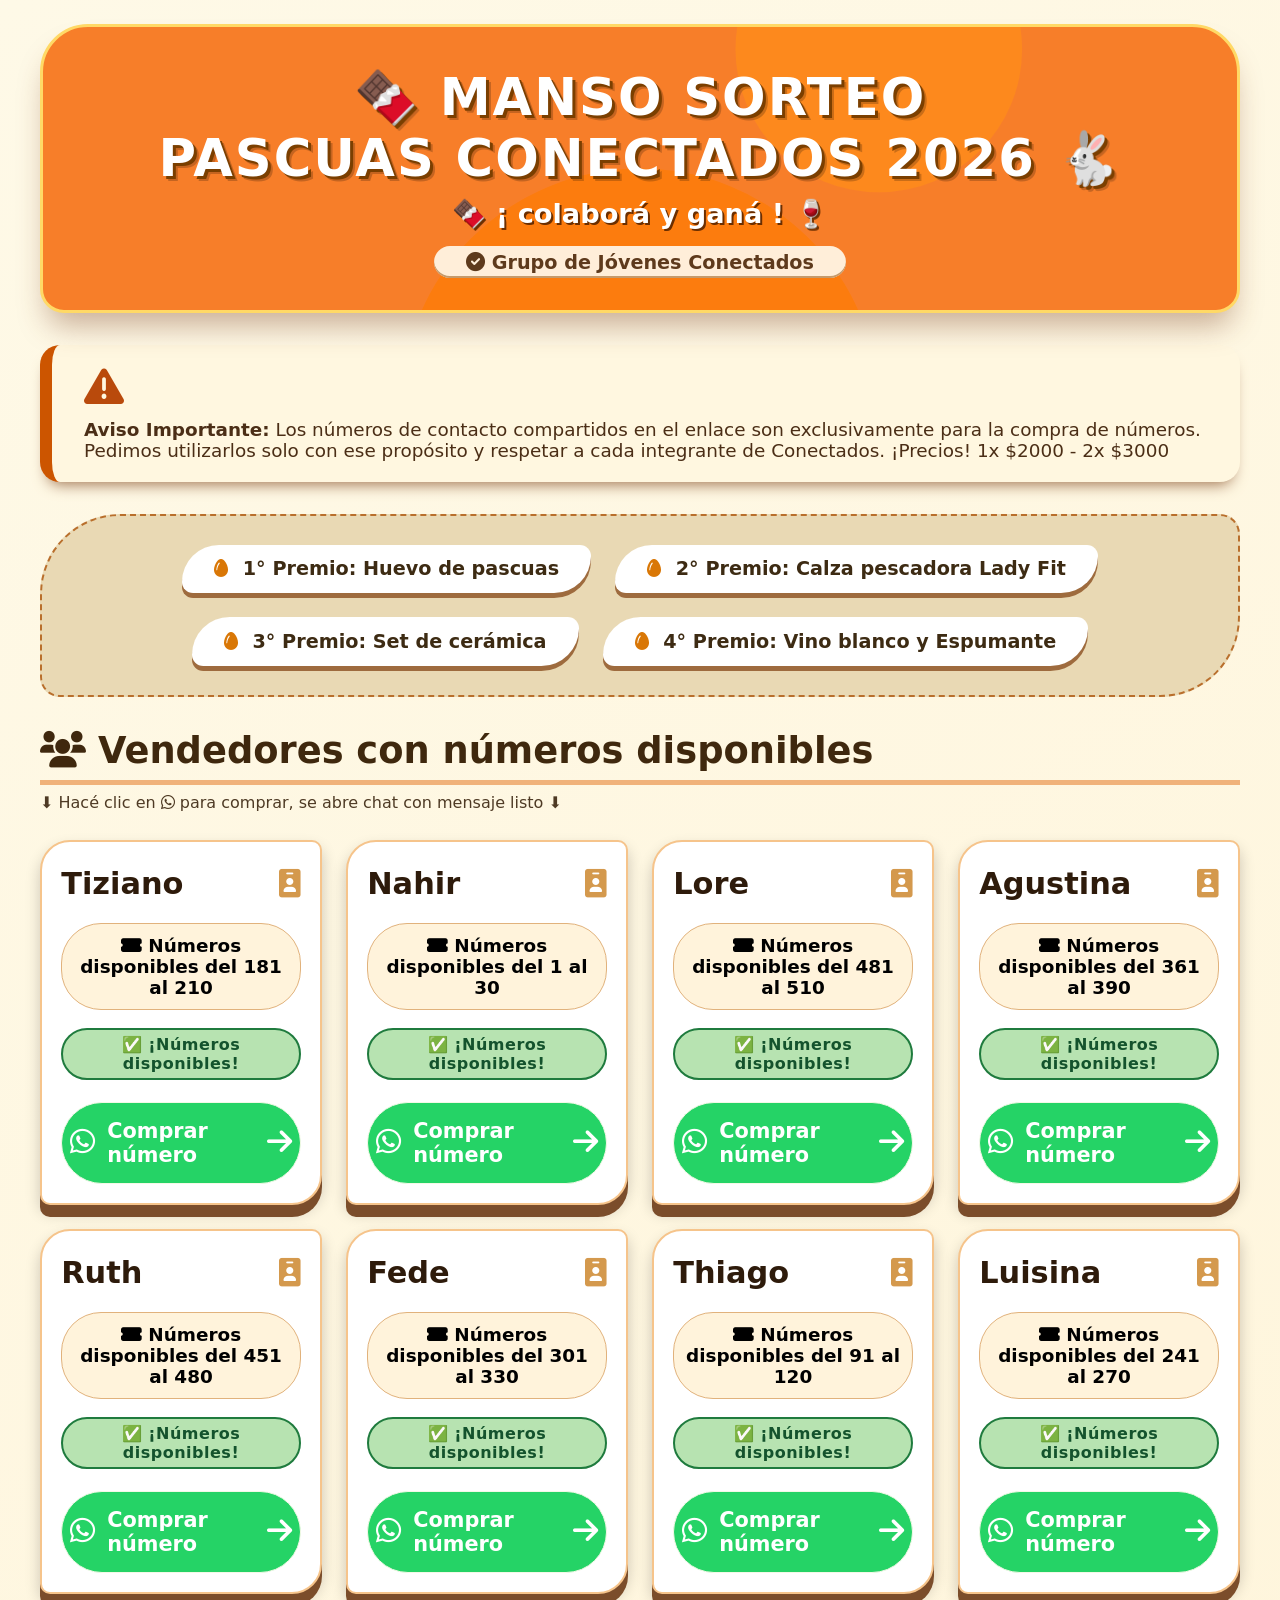
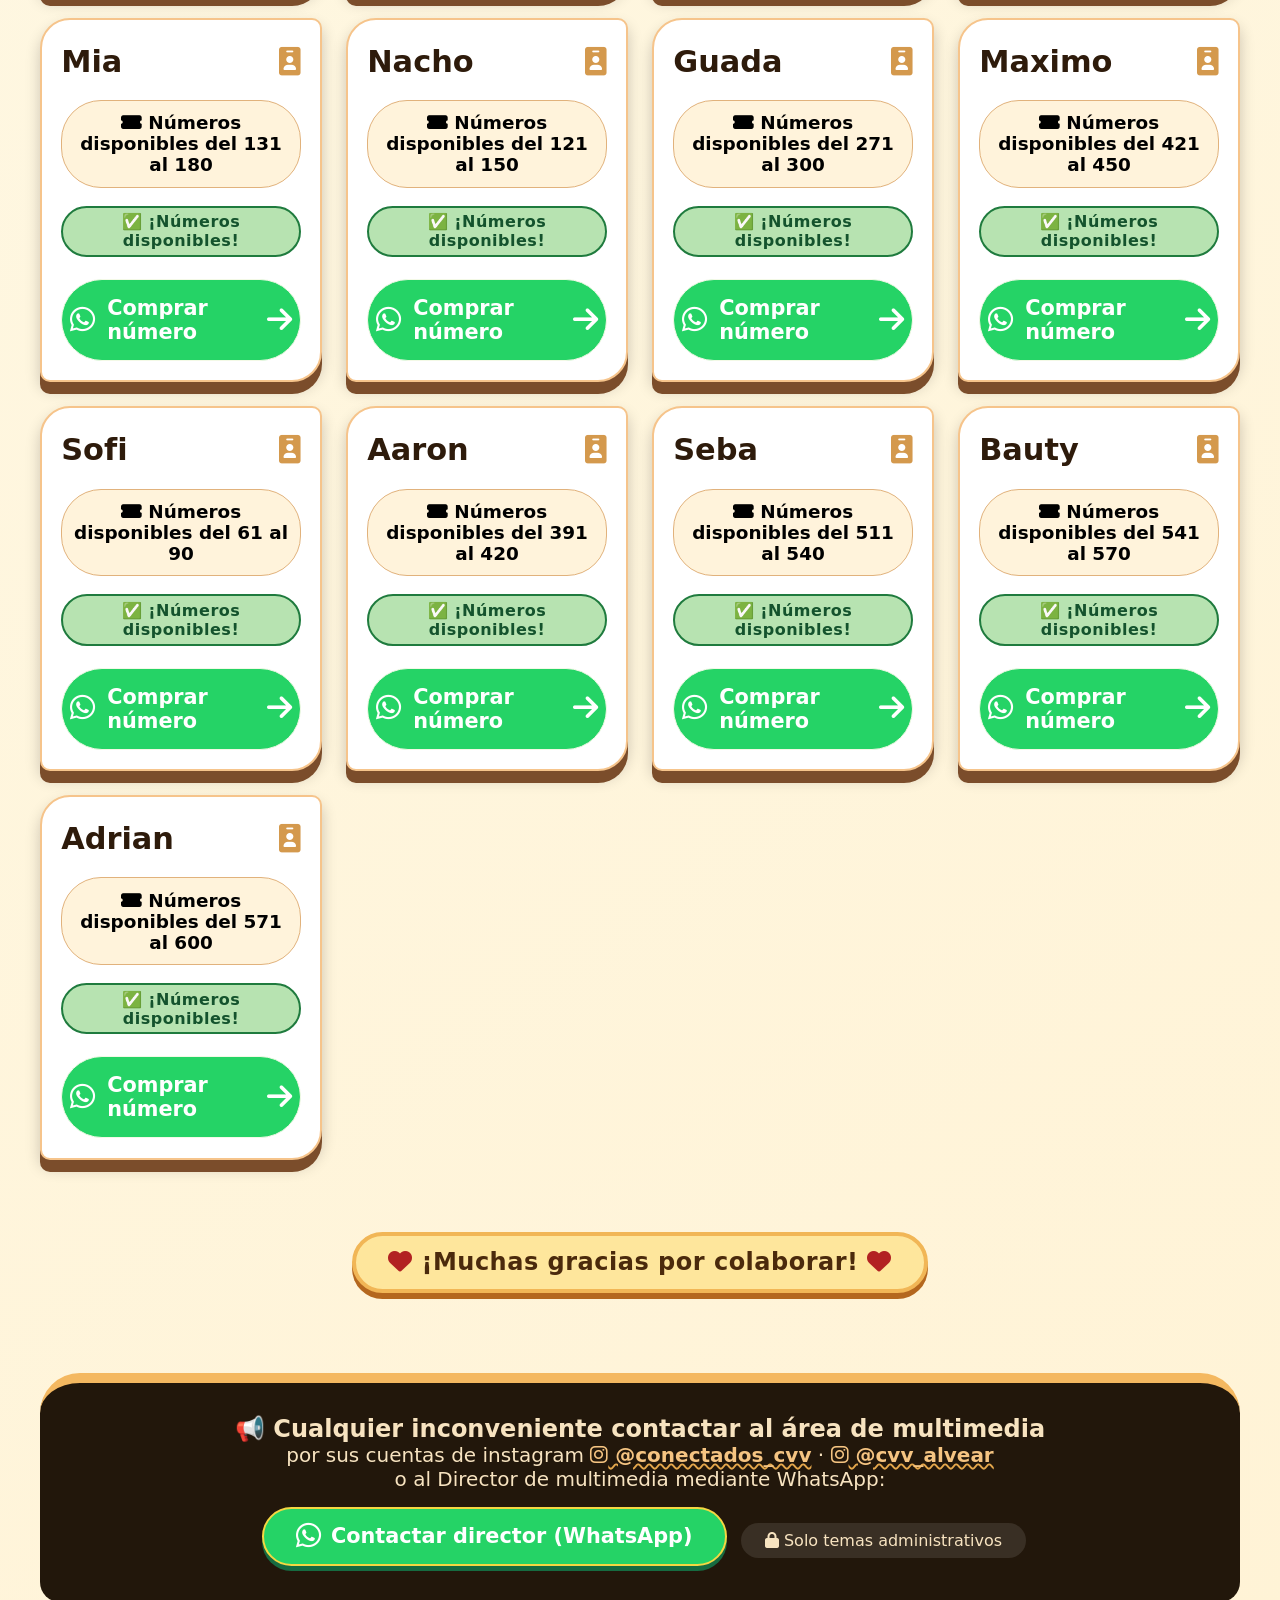
<file: index.html>
<!DOCTYPE html>
<html lang="es">
<head>
    <meta charset="UTF-8">
    <meta name="viewport" content="width=device-width, initial-scale=1.0">
    <title>Manso Sorteo Pascuas · Conectados 2026</title>
    <!-- Font Awesome 6 (free) -->
    <link rel="stylesheet" href="https://cdnjs.cloudflare.com/ajax/libs/font-awesome/6.0.0-beta3/css/all.min.css">
    <style>
        * {
            margin: 0;
            padding: 0;
            box-sizing: border-box;
            font-family: 'Segoe UI', Roboto, system-ui, sans-serif;
        }

        body {
            background: linear-gradient(145deg, #fef9e7 0%, #fff3d6 100%);
            min-height: 100vh;
            display: flex;
            justify-content: center;
            padding: 1.5rem 1rem;
        }

        .contenedor-principal {
            max-width: 1200px;
            width: 100%;
        }

        /* header estilo "foto" que pediste */
        .hero-titulo {
            background: url('data:image/svg+xml;utf8,<svg xmlns="http://www.w3.org/2000/svg" viewBox="0 0 100 100" width="100" height="100"><rect width="100" height="100" fill="%23f3c26b"/><circle cx="30" cy="30" r="8" fill="%23fef9e0"/><circle cx="70" cy="40" r="12" fill="%23fcd34d"/><circle cx="50" cy="70" r="20" fill="%23fbbf24"/><ellipse cx="40" cy="20" rx="6" ry="3" fill="%23fde68a"/></svg>') no-repeat center/cover;
            background-color: #b45330;  /* fallback cálido */
            background-blend-mode: overlay;
            border-radius: 48px 48px 24px 24px;
            padding: 2.5rem 2rem 2rem 2rem;
            margin-bottom: 2rem;
            box-shadow: 0 20px 30px -8px rgba(120, 60, 30, 0.4);
            border: 3px solid #ffd966;
            text-align: center;
            position: relative;
            color: white;
            text-shadow: 3px 3px 0 #7b3f00, 5px 5px 0 rgba(0,0,0,0.2);
        }

        .hero-titulo h1 {
            font-size: 3.2rem;
            font-weight: 900;
            letter-spacing: 2px;
            line-height: 1.2;
            text-transform: uppercase;
        }

        .hero-titulo p {
            font-size: 1.7rem;
            font-weight: 600;
            text-shadow: 2px 2px 0 #6b2e00;
            margin-top: 0.5rem;
        }

        .marca-agua {
            background: #ffeed9;
            color: #5e3a1c;
            display: inline-block;
            padding: 0.3rem 2rem;
            border-radius: 60px;
            font-weight: 600;
            font-size: 1.2rem;
            margin-top: 1rem;
            text-shadow: none;
            box-shadow: inset 0 -2px 0 #c59a6b;
        }

        /* aviso importante */
        .aviso {
            background: #fff7e0;
            border-left: 12px solid #cc5500;
            border-radius: 20px;
            padding: 1.3rem 2rem;
            margin: 2rem 0;
            box-shadow: 0 10px 15px -8px #9c6e4b;
            font-size: 1.15rem;
            font-weight: 500;
            color: #4b2e16;
            display: flex;
            align-items: center;
            gap: 0.8rem;
            flex-wrap: wrap;
        }

        .aviso i {
            font-size: 2.5rem;
            color: #b94a0c;
        }

        .premios-grid {
            display: flex;
            flex-wrap: wrap;
            justify-content: center;
            gap: 1.5rem;
            background: #e9d9b4;
            padding: 1.8rem 1rem;
            border-radius: 80px 20px 80px 20px;
            margin: 2rem 0;
            border: 2px dashed #b96f2c;
        }

        .premio-item {
            background: white;
            border-radius: 40px 12px 40px 12px;
            padding: 0.8rem 2rem;
            font-weight: 700;
            font-size: 1.2rem;
            box-shadow: 0 5px 0 #9e6b3e;
            color: #3d2b13;
        }

        .premio-item i {
            margin-right: 8px;
            color: #d97706;
        }

        /* sección lista vendedores */
        .subtitulo-lista {
            font-size: 2.3rem;
            font-weight: 800;
            color: #3f280e;
            margin: 1.5rem 0 0.5rem;
            display: flex;
            align-items: center;
            gap: 12px;
            border-bottom: 5px solid #f0b27a;
            padding-bottom: 0.5rem;
        }

        .vendedores-grid {
            display: grid;
            grid-template-columns: repeat(auto-fill, minmax(280px, 1fr));
            gap: 1.5rem;
            margin: 1.8rem 0 2.5rem;
        }

        .tarjeta {
            background: white;
            border-radius: 30px 10px 30px 10px;
            padding: 1.5rem 1.2rem 1.2rem;
            box-shadow: 0 12px 0 #7b4d2b, 0 8px 15px rgba(0,0,0,0.2);
            border: 2px solid #f6c48b;
            transition: 0.1s ease;
            display: flex;
            flex-direction: column;
        }

        .nombre-vendedor {
            font-size: 1.9rem;
            font-weight: 800;
            line-height: 1.2;
            color: #2e1b0b;
            margin-bottom: 8px;
            display: flex;
            justify-content: space-between;
            align-items: center;
        }

        .nombre-vendedor i {
            color: #d4994d;
            font-size: 1.8rem;
        }

        .numeros-disponibles {
            font-size: 1.15rem;
            background: #fff3db;
            padding: 0.7rem;
            border-radius: 40px;
            margin: 12px 0;
            font-weight: 600;
            border: 1px solid #e1b27c;
            text-align: center;
        }

        .estado {
            font-weight: 700;
            display: inline-block;
            padding: 0.3rem 1.2rem;
            border-radius: 30px;
            margin: 6px 0 12px;
            text-align: center;
            font-size: 1rem;
            letter-spacing: 0.5px;
        }

        .disponible-verde {
            background: #b7e3b1;
            color: #14532d;
            border: 2px solid #1f7b3e;
        }

        .agotado-rojo {
            background: #fcc9c9;
            color: #910e0e;
            border: 2px solid #b91c1c;
        }

        .btn-wsp {
            background: #25D366;
            color: white;
            border: none;
            border-radius: 60px;
            padding: 1rem 0.5rem;
            font-weight: 700;
            font-size: 1.3rem;
            display: flex;
            align-items: center;
            justify-content: center;
            gap: 12px;
            margin-top: 10px;
            cursor: pointer;
            transition: all 0.15s;
            box-shadow: 0 7px 0 #1e8c4a, 0 5px 10px black(0,0,0,0.2);
            border: 1px solid #f3f9e6;
            text-decoration: none;
            color: white;
        }

        .btn-wsp i {
            font-size: 1.8rem;
        }

        .btn-wsp:active {
            transform: translateY(5px);
            box-shadow: 0 2px 0 #1e8c4a;
        }

        .gracias-cartel {
            background: #fee69c;
            border-radius: 50px;
            padding: 0.8rem 2rem;
            font-size: 1.5rem;
            font-weight: 800;
            color: #4b2a0c;
            text-align: center;
            margin: 2rem auto 1.5rem;
            display: inline-block;
            border: 4px solid #f1b656;
            box-shadow: 0 6px 0 #b4671e;
            letter-spacing: 0.5px;
            width: auto;
        }

        .footer-contacto {
            background: #22170b;
            color: #f7e3c0;
            padding: 2rem 2rem 1.8rem;
            border-radius: 40px 40px 20px 20px;
            margin-top: 3.5rem;
            text-align: center;
            border-top: 10px solid #f4b860;
            font-size: 1.25rem;
        }

        .footer-contacto a {
            background: #25D366;
            color: white;
            padding: 0.8rem 2rem;
            border-radius: 40px;
            font-weight: 700;
            text-decoration: none;
            display: inline-flex;
            align-items: center;
            gap: 10px;
            margin: 1rem 0.5rem 0.5rem;
            font-size: 1.3rem;
            border: 2px solid #f5d742;
            box-shadow: 0 5px 0 #166b41;
        }

        .footer-contacto a i {
            font-size: 1.8rem;
        }

        .instagram-link {
            color: #f5c482;
            font-weight: 600;
            text-decoration: underline wavy #e5a74b;
        }

        .advertencia-wa {
            font-size: 1rem;
            background: #392f24;
            padding: 0.5rem 1.5rem;
            border-radius: 100px;
            display: inline-block;
            margin-top: 1rem;
        }
    </style>
</head>
<body>
<div class="contenedor-principal">
    <div class="hero-titulo">
        <h1>🍫 MANSO SORTEO <br> PASCUAS cONectados 2026 🐇</h1>
        <p>🍫 ¡ colaborá y ganá ! 🍷</p>
        <div class="marca-agua"><i class="fas fa-check-circle"></i> Grupo de Jóvenes Conectados</div>
    </div>

    <div class="aviso">
        <i class="fas fa-exclamation-triangle"></i>
        <div><strong>Aviso Importante:</strong> Los números de contacto compartidos en el enlace son exclusivamente para la compra de números. Pedimos utilizarlos solo con ese propósito y respetar a cada integrante de Conectados. ¡Precios! 1x $2000 - 2x $3000 </div>
    </div>

    <div class="premios-grid">
        <div class="premio-item"><i class="fas fa-egg"></i> 1° Premio: Huevo de pascuas</div>
        <div class="premio-item"><i class="fas fa-egg"></i> 2° Premio: Calza pescadora Lady Fit</div>
        <div class="premio-item"><i class="fas fa-egg"></i> 3° Premio: Set de cerámica</div>
        <div class="premio-item"><i class="fas fa-egg"></i> 4° Premio: Vino blanco y Espumante</div>
    </div>

    <div class="subtitulo-lista">
        <i class="fas fa-users"></i> Vendedores con números disponibles
    </div>
    <p style="margin-bottom: 0.5rem; font-weight: 500; color: #4e3a24;">⬇️ Hacé clic en <i class="fab fa-whatsapp"></i> para comprar, se abre chat con mensaje listo ⬇️</p>

    <div id="lista-vendedores" class="vendedores-grid"></div>

    <div style="text-align: center;">
        <div class="gracias-cartel"><i class="fas fa-heart" style="color:#b22222;"></i> ¡Muchas gracias por colaborar! <i class="fas fa-heart" style="color:#b22222;"></i></div>
    </div>

    <div class="footer-contacto">
        <p style="font-size: 1.5rem; font-weight:600;">📢 Cualquier inconveniente contactar al área de multimedia</p>
        <p>por sus cuentas de instagram 
            <span class="instagram-link"><i class="fab fa-instagram"></i> @conectados_cvv</span> · 
            <span class="instagram-link"><i class="fab fa-instagram"></i> @cvv_alvear</span>
        </p>
        <p>o al Director de multimedia mediante WhatsApp:</p>
        <a href="https://wa.me/5492625671342?text=Hola%20Director%2C%20tengo%20un%20inconveniente%20con%20el%20sorteo%20de%20pascuas" target="_blank">
            <i class="fab fa-whatsapp"></i> Contactar director (WhatsApp)
        </a>
        <div class="advertencia-wa"><i class="fas fa-lock"></i> Solo temas administrativos</div>
    </div>
</div>

<script>
    (function() {
    const vendedores = [
        { nombre: 'Tiziano', telefono: '5492625671342', rango: 'del 181 al 210', disponible: true },
        { nombre: 'Nahir', telefono: '5492625527132', rango: 'del 1 al 30', disponible: true },
        { nombre: 'Lore', telefono: '5492625550023', rango: 'del 481 al 510', disponible: true },
        { nombre: 'Agustina', telefono: '5492625418630', rango: 'del 361 al 390', disponible: true },
        { nombre: 'Ruth', telefono: '5492625550024', rango: 'del 451 al 480', disponible: true },
        { nombre: 'Fede', telefono: '5492625417904', rango: 'del 301 al 330', disponible: true },
        { nombre: 'Thiago', telefono: '5492625592471', rango: 'del 91 al 120', disponible: true },
        { nombre: 'Luisina', telefono: '5492625636388', rango: 'del 241 al 270', disponible: true },
        { nombre: 'Mia', telefono: '5492625430247', rango: 'del 131 al 180', disponible: true },
        { nombre: 'Nacho', telefono: '5492625647809', rango: 'del 121 al 150', disponible: true },
        { nombre: 'Guada', telefono: '5492625465271', rango: 'del 271 al 300', disponible: true },
        { nombre: 'Maximo', telefono: '5492625438814', rango: 'del 421 al 450', disponible: true },
        { nombre: 'Sofi', telefono: '5492625433213', rango: 'del 61 al 90', disponible: true },
        { nombre: 'Aaron', telefono: '5492625675260', rango: 'del 391 al 420', disponible: true },
        { nombre: 'Seba', telefono: '5492625599206', rango: 'del 511 al 540', disponible: true },
        { nombre: 'Bauty', telefono: '5492625407934', rango: 'del 541 al 570', disponible: true },
        { nombre: 'Adrian', telefono: '5492625462371', rango: 'del 571 al 600', disponible: true },
    ];
        const mensajeCompra = "Hola, Quiero comprar un numero para el sorteo de pascuas.";

        const contenedor = document.getElementById('lista-vendedores');

        vendedores.forEach(v => {

            const tarjeta = document.createElement('div');
            tarjeta.className = 'tarjeta';

 
            const nombreDiv = document.createElement('div');
            nombreDiv.className = 'nombre-vendedor';
            nombreDiv.innerHTML = `${v.nombre} <i class="fas fa-id-badge"></i>`;

 
            const rangoDiv = document.createElement('div');
            rangoDiv.className = 'numeros-disponibles';
            rangoDiv.innerHTML = `<i class="fas fa-ticket-alt"></i> Números disponibles ${v.rango}`;

            const estadoSpan = document.createElement('span');
            estadoSpan.className = `estado ${v.disponible ? 'disponible-verde' : 'agotado-rojo'}`;
            estadoSpan.innerHTML = v.disponible ? '✅ ¡Números disponibles!' : '❌ Sin disponibles';

            const boton = document.createElement('a');
            boton.className = 'btn-wsp';

            const url = `https://wa.me/${v.telefono}?text=${encodeURIComponent(mensajeCompra)}`;
            boton.href = url;
            boton.target = '_blank'; 
            boton.innerHTML = `<i class="fab fa-whatsapp"></i> Comprar número <i class="fas fa-arrow-right"></i>`;

            if (!v.disponible) {

                const sinStockMsg = document.createElement('p');
                sinStockMsg.style.fontSize = '0.75rem';
                sinStockMsg.style.color = '#9e3b3b';
                sinStockMsg.style.marginTop = '5px';
                sinStockMsg.innerHTML = '<i class="fas fa-info-circle"></i> Podés consultar si hay cancelaciones';
                tarjeta.appendChild(sinStockMsg);
            }


            tarjeta.appendChild(nombreDiv);
            tarjeta.appendChild(rangoDiv);
            tarjeta.appendChild(estadoSpan);
            tarjeta.appendChild(boton);

            contenedor.appendChild(tarjeta);
        });

    })();
</script>

</body>
</html>
</file>
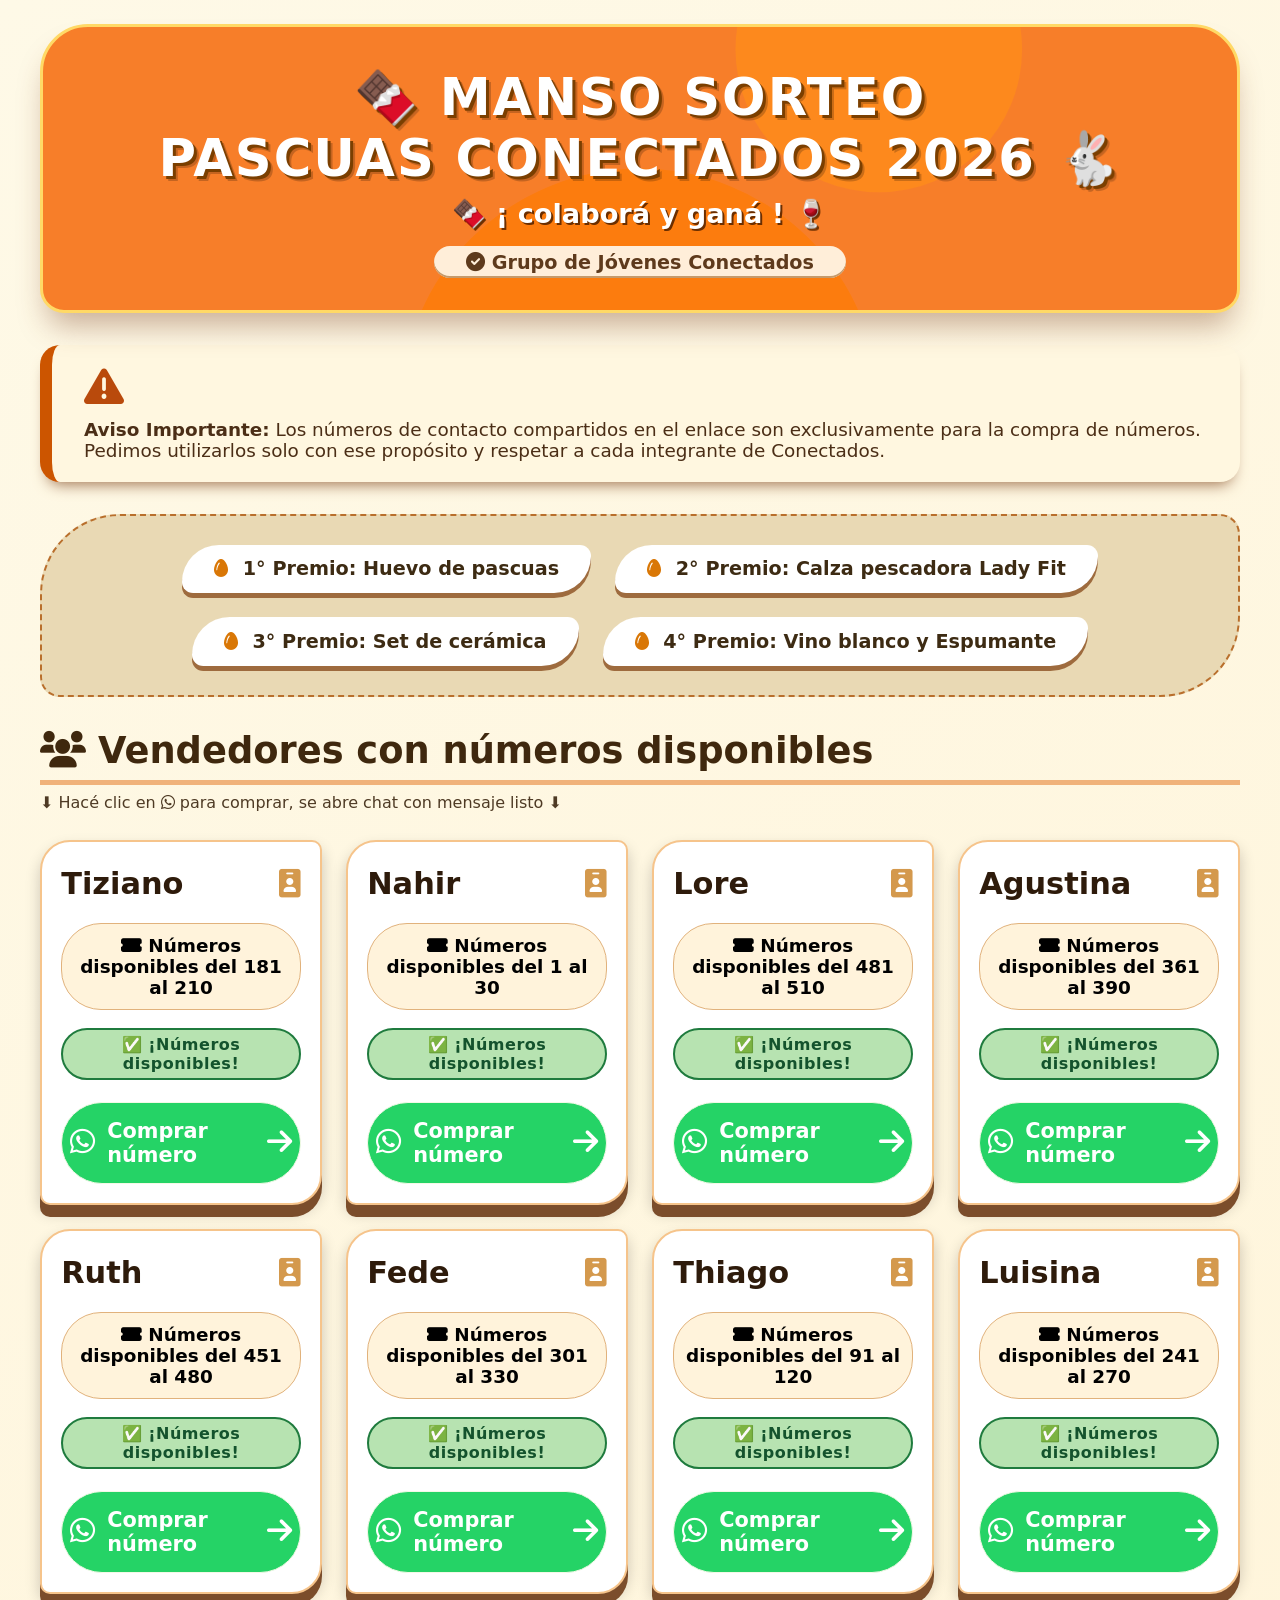
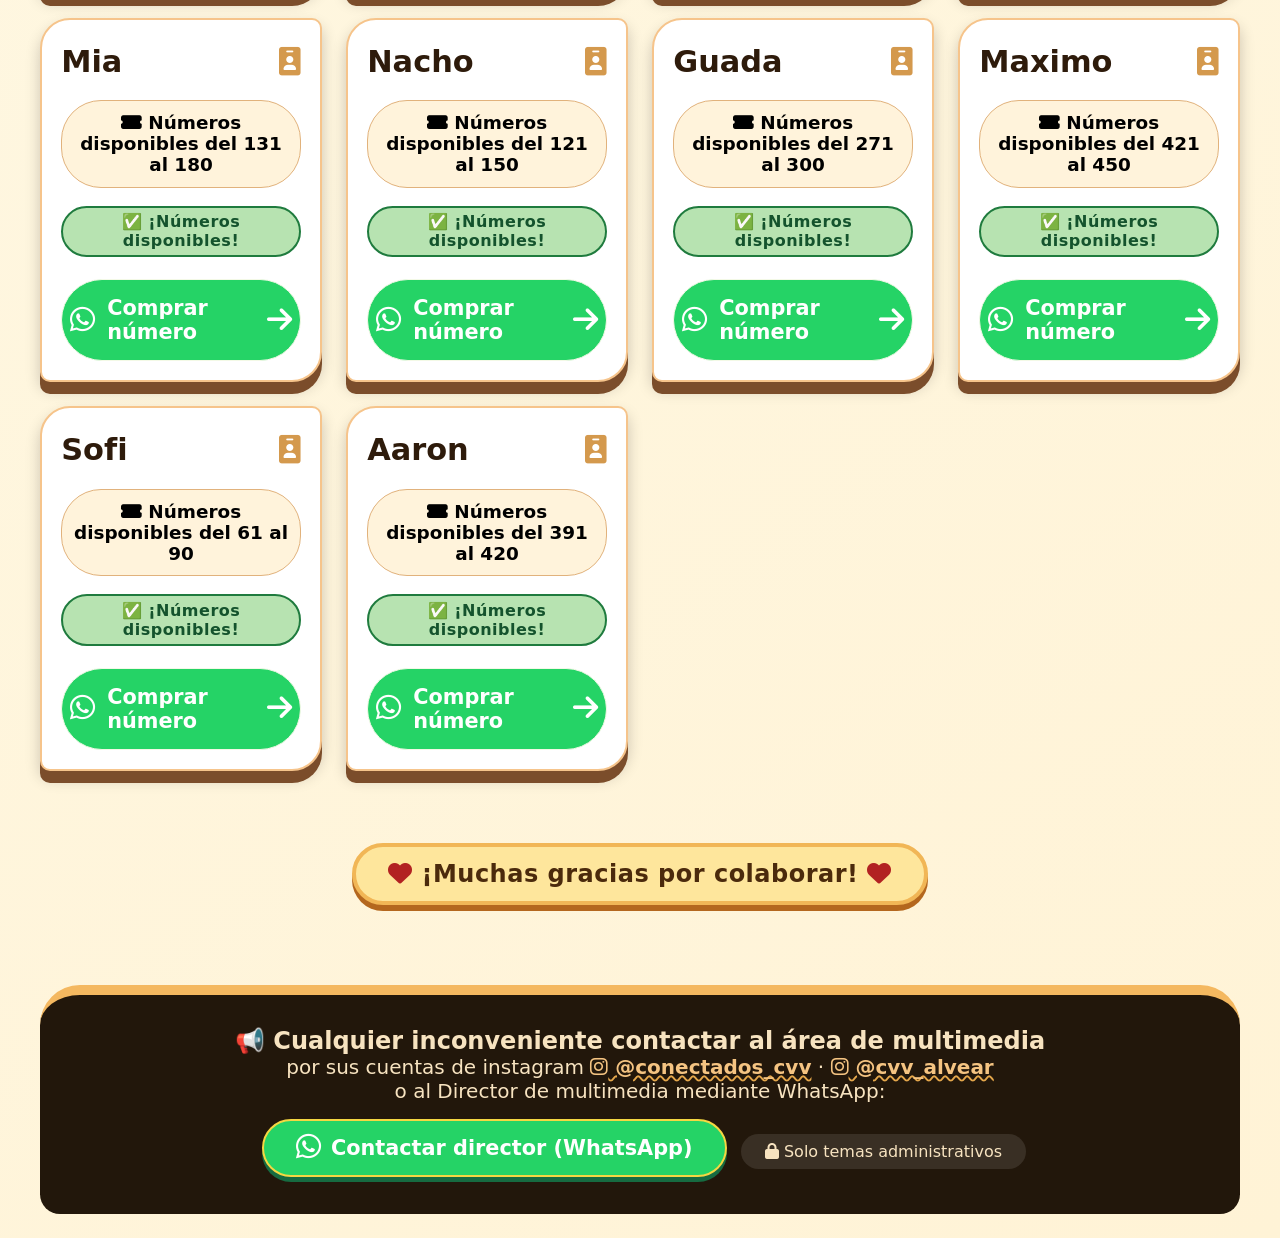
<file: html.html>
<!DOCTYPE html>
<html lang="es">
<head>
    <meta charset="UTF-8">
    <meta name="viewport" content="width=device-width, initial-scale=1.0">
    <title>Manso Sorteo Pascuas · Conectados 2026</title>
    <!-- Font Awesome 6 (free) -->
    <link rel="stylesheet" href="https://cdnjs.cloudflare.com/ajax/libs/font-awesome/6.0.0-beta3/css/all.min.css">
    <style>
        * {
            margin: 0;
            padding: 0;
            box-sizing: border-box;
            font-family: 'Segoe UI', Roboto, system-ui, sans-serif;
        }

        body {
            background: linear-gradient(145deg, #fef9e7 0%, #fff3d6 100%);
            min-height: 100vh;
            display: flex;
            justify-content: center;
            padding: 1.5rem 1rem;
        }

        .contenedor-principal {
            max-width: 1200px;
            width: 100%;
        }

        /* header estilo "foto" que pediste */
        .hero-titulo {
            background: url('data:image/svg+xml;utf8,<svg xmlns="http://www.w3.org/2000/svg" viewBox="0 0 100 100" width="100" height="100"><rect width="100" height="100" fill="%23f3c26b"/><circle cx="30" cy="30" r="8" fill="%23fef9e0"/><circle cx="70" cy="40" r="12" fill="%23fcd34d"/><circle cx="50" cy="70" r="20" fill="%23fbbf24"/><ellipse cx="40" cy="20" rx="6" ry="3" fill="%23fde68a"/></svg>') no-repeat center/cover;
            background-color: #b45330;  /* fallback cálido */
            background-blend-mode: overlay;
            border-radius: 48px 48px 24px 24px;
            padding: 2.5rem 2rem 2rem 2rem;
            margin-bottom: 2rem;
            box-shadow: 0 20px 30px -8px rgba(120, 60, 30, 0.4);
            border: 3px solid #ffd966;
            text-align: center;
            position: relative;
            color: white;
            text-shadow: 3px 3px 0 #7b3f00, 5px 5px 0 rgba(0,0,0,0.2);
        }

        .hero-titulo h1 {
            font-size: 3.2rem;
            font-weight: 900;
            letter-spacing: 2px;
            line-height: 1.2;
            text-transform: uppercase;
        }

        .hero-titulo p {
            font-size: 1.7rem;
            font-weight: 600;
            text-shadow: 2px 2px 0 #6b2e00;
            margin-top: 0.5rem;
        }

        .marca-agua {
            background: #ffeed9;
            color: #5e3a1c;
            display: inline-block;
            padding: 0.3rem 2rem;
            border-radius: 60px;
            font-weight: 600;
            font-size: 1.2rem;
            margin-top: 1rem;
            text-shadow: none;
            box-shadow: inset 0 -2px 0 #c59a6b;
        }

        /* aviso importante */
        .aviso {
            background: #fff7e0;
            border-left: 12px solid #cc5500;
            border-radius: 20px;
            padding: 1.3rem 2rem;
            margin: 2rem 0;
            box-shadow: 0 10px 15px -8px #9c6e4b;
            font-size: 1.15rem;
            font-weight: 500;
            color: #4b2e16;
            display: flex;
            align-items: center;
            gap: 0.8rem;
            flex-wrap: wrap;
        }

        .aviso i {
            font-size: 2.5rem;
            color: #b94a0c;
        }

        .premios-grid {
            display: flex;
            flex-wrap: wrap;
            justify-content: center;
            gap: 1.5rem;
            background: #e9d9b4;
            padding: 1.8rem 1rem;
            border-radius: 80px 20px 80px 20px;
            margin: 2rem 0;
            border: 2px dashed #b96f2c;
        }

        .premio-item {
            background: white;
            border-radius: 40px 12px 40px 12px;
            padding: 0.8rem 2rem;
            font-weight: 700;
            font-size: 1.2rem;
            box-shadow: 0 5px 0 #9e6b3e;
            color: #3d2b13;
        }

        .premio-item i {
            margin-right: 8px;
            color: #d97706;
        }

        /* sección lista vendedores */
        .subtitulo-lista {
            font-size: 2.3rem;
            font-weight: 800;
            color: #3f280e;
            margin: 1.5rem 0 0.5rem;
            display: flex;
            align-items: center;
            gap: 12px;
            border-bottom: 5px solid #f0b27a;
            padding-bottom: 0.5rem;
        }

        .vendedores-grid {
            display: grid;
            grid-template-columns: repeat(auto-fill, minmax(280px, 1fr));
            gap: 1.5rem;
            margin: 1.8rem 0 2.5rem;
        }

        .tarjeta {
            background: white;
            border-radius: 30px 10px 30px 10px;
            padding: 1.5rem 1.2rem 1.2rem;
            box-shadow: 0 12px 0 #7b4d2b, 0 8px 15px rgba(0,0,0,0.2);
            border: 2px solid #f6c48b;
            transition: 0.1s ease;
            display: flex;
            flex-direction: column;
        }

        .nombre-vendedor {
            font-size: 1.9rem;
            font-weight: 800;
            line-height: 1.2;
            color: #2e1b0b;
            margin-bottom: 8px;
            display: flex;
            justify-content: space-between;
            align-items: center;
        }

        .nombre-vendedor i {
            color: #d4994d;
            font-size: 1.8rem;
        }

        .numeros-disponibles {
            font-size: 1.15rem;
            background: #fff3db;
            padding: 0.7rem;
            border-radius: 40px;
            margin: 12px 0;
            font-weight: 600;
            border: 1px solid #e1b27c;
            text-align: center;
        }

        .estado {
            font-weight: 700;
            display: inline-block;
            padding: 0.3rem 1.2rem;
            border-radius: 30px;
            margin: 6px 0 12px;
            text-align: center;
            font-size: 1rem;
            letter-spacing: 0.5px;
        }

        .disponible-verde {
            background: #b7e3b1;
            color: #14532d;
            border: 2px solid #1f7b3e;
        }

        .agotado-rojo {
            background: #fcc9c9;
            color: #910e0e;
            border: 2px solid #b91c1c;
        }

        .btn-wsp {
            background: #25D366;
            color: white;
            border: none;
            border-radius: 60px;
            padding: 1rem 0.5rem;
            font-weight: 700;
            font-size: 1.3rem;
            display: flex;
            align-items: center;
            justify-content: center;
            gap: 12px;
            margin-top: 10px;
            cursor: pointer;
            transition: all 0.15s;
            box-shadow: 0 7px 0 #1e8c4a, 0 5px 10px black(0,0,0,0.2);
            border: 1px solid #f3f9e6;
            text-decoration: none;
            color: white;
        }

        .btn-wsp i {
            font-size: 1.8rem;
        }

        .btn-wsp:active {
            transform: translateY(5px);
            box-shadow: 0 2px 0 #1e8c4a;
        }

        .gracias-cartel {
            background: #fee69c;
            border-radius: 50px;
            padding: 0.8rem 2rem;
            font-size: 1.5rem;
            font-weight: 800;
            color: #4b2a0c;
            text-align: center;
            margin: 2rem auto 1.5rem;
            display: inline-block;
            border: 4px solid #f1b656;
            box-shadow: 0 6px 0 #b4671e;
            letter-spacing: 0.5px;
            width: auto;
        }

        .footer-contacto {
            background: #22170b;
            color: #f7e3c0;
            padding: 2rem 2rem 1.8rem;
            border-radius: 40px 40px 20px 20px;
            margin-top: 3.5rem;
            text-align: center;
            border-top: 10px solid #f4b860;
            font-size: 1.25rem;
        }

        .footer-contacto a {
            background: #25D366;
            color: white;
            padding: 0.8rem 2rem;
            border-radius: 40px;
            font-weight: 700;
            text-decoration: none;
            display: inline-flex;
            align-items: center;
            gap: 10px;
            margin: 1rem 0.5rem 0.5rem;
            font-size: 1.3rem;
            border: 2px solid #f5d742;
            box-shadow: 0 5px 0 #166b41;
        }

        .footer-contacto a i {
            font-size: 1.8rem;
        }

        .instagram-link {
            color: #f5c482;
            font-weight: 600;
            text-decoration: underline wavy #e5a74b;
        }

        .advertencia-wa {
            font-size: 1rem;
            background: #392f24;
            padding: 0.5rem 1.5rem;
            border-radius: 100px;
            display: inline-block;
            margin-top: 1rem;
        }
    </style>
</head>
<body>
<div class="contenedor-principal">
    <div class="hero-titulo">
        <h1>🍫 MANSO SORTEO <br> PASCUAS cONectados 2026 🐇</h1>
        <p>🍫 ¡ colaborá y ganá ! 🍷</p>
        <div class="marca-agua"><i class="fas fa-check-circle"></i> Grupo de Jóvenes Conectados</div>
    </div>

    <div class="aviso">
        <i class="fas fa-exclamation-triangle"></i>
        <div><strong>Aviso Importante:</strong> Los números de contacto compartidos en el enlace son exclusivamente para la compra de números. Pedimos utilizarlos solo con ese propósito y respetar a cada integrante de Conectados.</div>
    </div>

    <div class="premios-grid">
        <div class="premio-item"><i class="fas fa-egg"></i> 1° Premio: Huevo de pascuas</div>
        <div class="premio-item"><i class="fas fa-egg"></i> 2° Premio: Calza pescadora Lady Fit</div>
        <div class="premio-item"><i class="fas fa-egg"></i> 3° Premio: Set de cerámica</div>
        <div class="premio-item"><i class="fas fa-egg"></i> 4° Premio: Vino blanco y Espumante</div>
    </div>

    <div class="subtitulo-lista">
        <i class="fas fa-users"></i> Vendedores con números disponibles
    </div>
    <p style="margin-bottom: 0.5rem; font-weight: 500; color: #4e3a24;">⬇️ Hacé clic en <i class="fab fa-whatsapp"></i> para comprar, se abre chat con mensaje listo ⬇️</p>

    <div id="lista-vendedores" class="vendedores-grid"></div>

    <div style="text-align: center;">
        <div class="gracias-cartel"><i class="fas fa-heart" style="color:#b22222;"></i> ¡Muchas gracias por colaborar! <i class="fas fa-heart" style="color:#b22222;"></i></div>
    </div>

    <div class="footer-contacto">
        <p style="font-size: 1.5rem; font-weight:600;">📢 Cualquier inconveniente contactar al área de multimedia</p>
        <p>por sus cuentas de instagram 
            <span class="instagram-link"><i class="fab fa-instagram"></i> @conectados_cvv</span> · 
            <span class="instagram-link"><i class="fab fa-instagram"></i> @cvv_alvear</span>
        </p>
        <p>o al Director de multimedia mediante WhatsApp:</p>
        <a href="https://wa.me/5492625671342?text=Hola%20Director%2C%20tengo%20un%20inconveniente%20con%20el%20sorteo%20de%20pascuas" target="_blank">
            <i class="fab fa-whatsapp"></i> Contactar director (WhatsApp)
        </a>
        <div class="advertencia-wa"><i class="fas fa-lock"></i> Solo temas administrativos</div>
    </div>
</div>

<script>
    (function() {
    const vendedores = [
        { nombre: 'Tiziano', telefono: '5492625671342', rango: 'del 181 al 210', disponible: true },
        { nombre: 'Nahir', telefono: '5491133344455', rango: 'del 1 al 30', disponible: true },
        { nombre: 'Lore', telefono: '5491144455566', rango: 'del 481 al 510', disponible: true },
        { nombre: 'Agustina', telefono: '5491155566677', rango: 'del 361 al 390', disponible: true },
        { nombre: 'Ruth', telefono: '5491166677788', rango: 'del 451 al 480', disponible: true },
        { nombre: 'Fede', telefono: '5491177788899', rango: 'del 301 al 330', disponible: true },
        { nombre: 'Thiago', telefono: '5491188899900', rango: 'del 91 al 120', disponible: true },
        { nombre: 'Luisina', telefono: '5491199900011', rango: 'del 241 al 270', disponible: true },
        { nombre: 'Mia', telefono: '5491211122233', rango: 'del 131 al 180', disponible: true },
        { nombre: 'Nacho', telefono: '5491222233344', rango: 'del 121 al 150', disponible: true },
        { nombre: 'Guada', telefono: '5491222233344', rango: 'del 271 al 300', disponible: true },
        { nombre: 'Maximo', telefono: '5491222233344', rango: 'del 421 al 450', disponible: true },
        { nombre: 'Sofi', telefono: '5491222233344', rango: 'del 61 al 90', disponible: true },
        { nombre: 'Aaron', telefono: '5491222233344', rango: 'del 391 al 420', disponible: true },
    ];
        const mensajeCompra = "Hola, Quiero comprar un numero para el sorteo de pascuas.";

        const contenedor = document.getElementById('lista-vendedores');

        vendedores.forEach(v => {

            const tarjeta = document.createElement('div');
            tarjeta.className = 'tarjeta';

 
            const nombreDiv = document.createElement('div');
            nombreDiv.className = 'nombre-vendedor';
            nombreDiv.innerHTML = `${v.nombre} <i class="fas fa-id-badge"></i>`;

 
            const rangoDiv = document.createElement('div');
            rangoDiv.className = 'numeros-disponibles';
            rangoDiv.innerHTML = `<i class="fas fa-ticket-alt"></i> Números disponibles ${v.rango}`;

            const estadoSpan = document.createElement('span');
            estadoSpan.className = `estado ${v.disponible ? 'disponible-verde' : 'agotado-rojo'}`;
            estadoSpan.innerHTML = v.disponible ? '✅ ¡Números disponibles!' : '❌ Sin disponibles';

            const boton = document.createElement('a');
            boton.className = 'btn-wsp';

            const url = `https://wa.me/${v.telefono}?text=${encodeURIComponent(mensajeCompra)}`;
            boton.href = url;
            boton.target = '_blank'; 
            boton.innerHTML = `<i class="fab fa-whatsapp"></i> Comprar número <i class="fas fa-arrow-right"></i>`;

            if (!v.disponible) {

                const sinStockMsg = document.createElement('p');
                sinStockMsg.style.fontSize = '0.75rem';
                sinStockMsg.style.color = '#9e3b3b';
                sinStockMsg.style.marginTop = '5px';
                sinStockMsg.innerHTML = '<i class="fas fa-info-circle"></i> Podés consultar si hay cancelaciones';
                tarjeta.appendChild(sinStockMsg);
            }


            tarjeta.appendChild(nombreDiv);
            tarjeta.appendChild(rangoDiv);
            tarjeta.appendChild(estadoSpan);
            tarjeta.appendChild(boton);

            contenedor.appendChild(tarjeta);
        });

    })();
</script>

</body>
</html>
</file>
